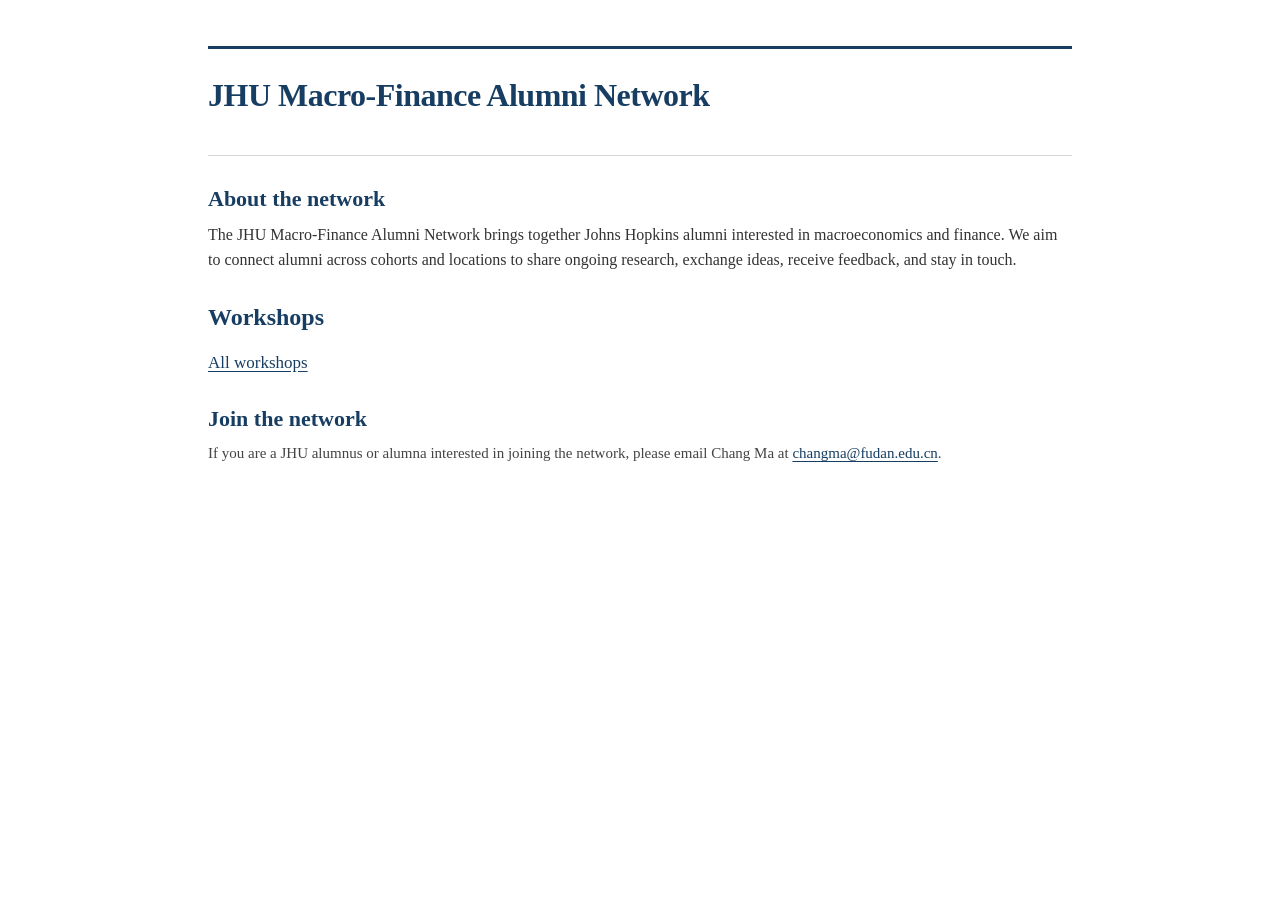
<file: index.html>
<!doctype html>
<html lang="en">
<head>
  <meta charset="utf-8">
  <meta name="viewport" content="width=device-width, initial-scale=1">
  <meta name="theme-color" content="#ffffff">
  <meta name="description" content="The JHU Macro-Finance Alumni Network connects Johns Hopkins alumni interested in macroeconomics and finance to share research, exchange ideas, and stay in touch.">
  <title>JHU Macro-Finance Alumni Network</title>
  <link rel="stylesheet" href="styles.css">
</head>
<body>
  <a class="skip-link" href="#network">Skip to content</a>
  <main>
    <header class="event-header">
      <h1>JHU Macro-Finance Alumni Network</h1>
    </header>

    <section id="network" class="about-network" aria-labelledby="network-heading">
      <h2 id="network-heading">About the network</h2>
      <p>The JHU Macro-Finance Alumni Network brings together Johns Hopkins alumni interested in macroeconomics and finance. We aim to connect alumni across cohorts and locations to share ongoing research, exchange ideas, receive feedback, and stay in touch.</p>
    </section>

    <section id="workshops" aria-labelledby="workshops-heading">
      <h2 id="workshops-heading">Workshops</h2>
      <p><a href="workshop/">All workshops</a></p>
    </section>

    <section class="attendance" aria-labelledby="attendance-heading">
      <h2 id="attendance-heading">Join the network</h2>
      <p>If you are a JHU alumnus or alumna interested in joining the network, please email Chang Ma at <a href="mailto:changma@fudan.edu.cn?subject=Joining%20the%20JHU%20Macro-Finance%20Alumni%20Network">changma@fudan.edu.cn</a>.</p>
    </section>
  </main>
</body>
</html>
</file>
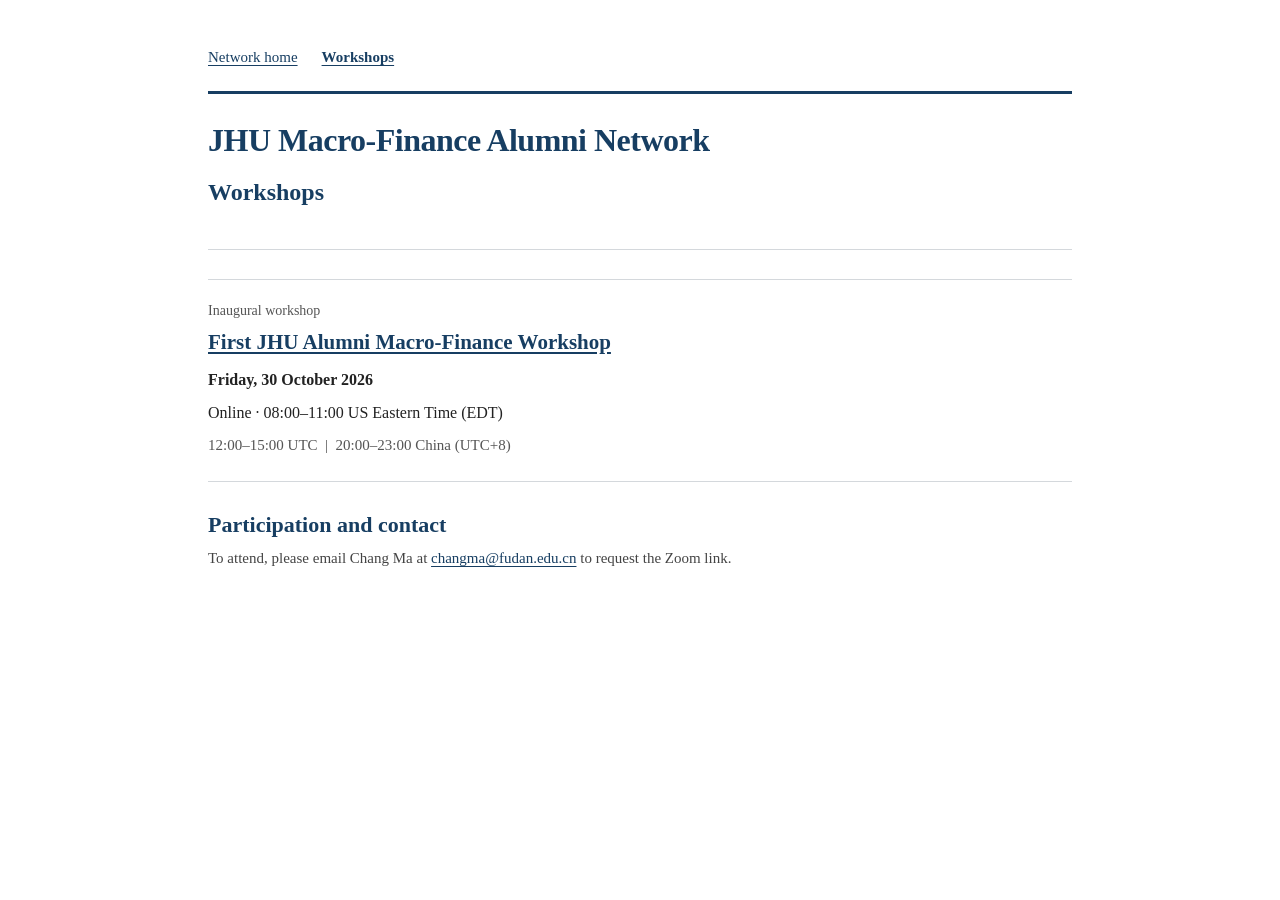
<file: workshop/index.html>
<!doctype html>
<html lang="en">
<head>
  <meta charset="utf-8">
  <meta name="viewport" content="width=device-width, initial-scale=1">
  <meta name="theme-color" content="#ffffff">
  <meta name="description" content="Workshops of the JHU Macro-Finance Alumni Network, including the First JHU Alumni Macro-Finance Workshop on Friday, 30 October 2026.">
  <title>Workshops | JHU Macro-Finance Alumni Network</title>
  <link rel="stylesheet" href="../styles.css">
</head>
<body>
  <a class="skip-link" href="#workshops">Skip to workshops</a>
  <main>
    <nav class="site-nav" aria-label="Main navigation">
      <a href="../">Network home</a>
      <a href="./" aria-current="page">Workshops</a>
    </nav>
    <header class="event-header">
      <h1>JHU Macro-Finance Alumni Network</h1>
      <h2 id="workshops" class="event-title">Workshops</h2>
    </header>

    <section aria-label="Workshop archive">
      <ul class="workshop-list">
        <li class="workshop-entry">
          <p class="workshop-label">Inaugural workshop</p>
          <h3><a href="01/">First JHU Alumni Macro-Finance Workshop</a></h3>
          <p class="event-date">Friday, 30 October 2026</p>
          <p class="event-format">Online · 08:00–11:00 US Eastern Time (EDT)</p>
          <p class="time-zones">12:00–15:00 UTC &nbsp;|&nbsp; 20:00–23:00 China (UTC+8)</p>
        </li>
      </ul>
    </section>

    <section class="attendance" aria-labelledby="attendance-heading">
      <h2 id="attendance-heading">Participation and contact</h2>
      <p>To attend, please email Chang Ma at <a href="mailto:changma@fudan.edu.cn?subject=First%20JHU%20Alumni%20Macro-Finance%20Workshop%3A%20Zoom%20link%20request">changma@fudan.edu.cn</a> to request the Zoom link.</p>
    </section>
  </main>
</body>
</html>
</file>
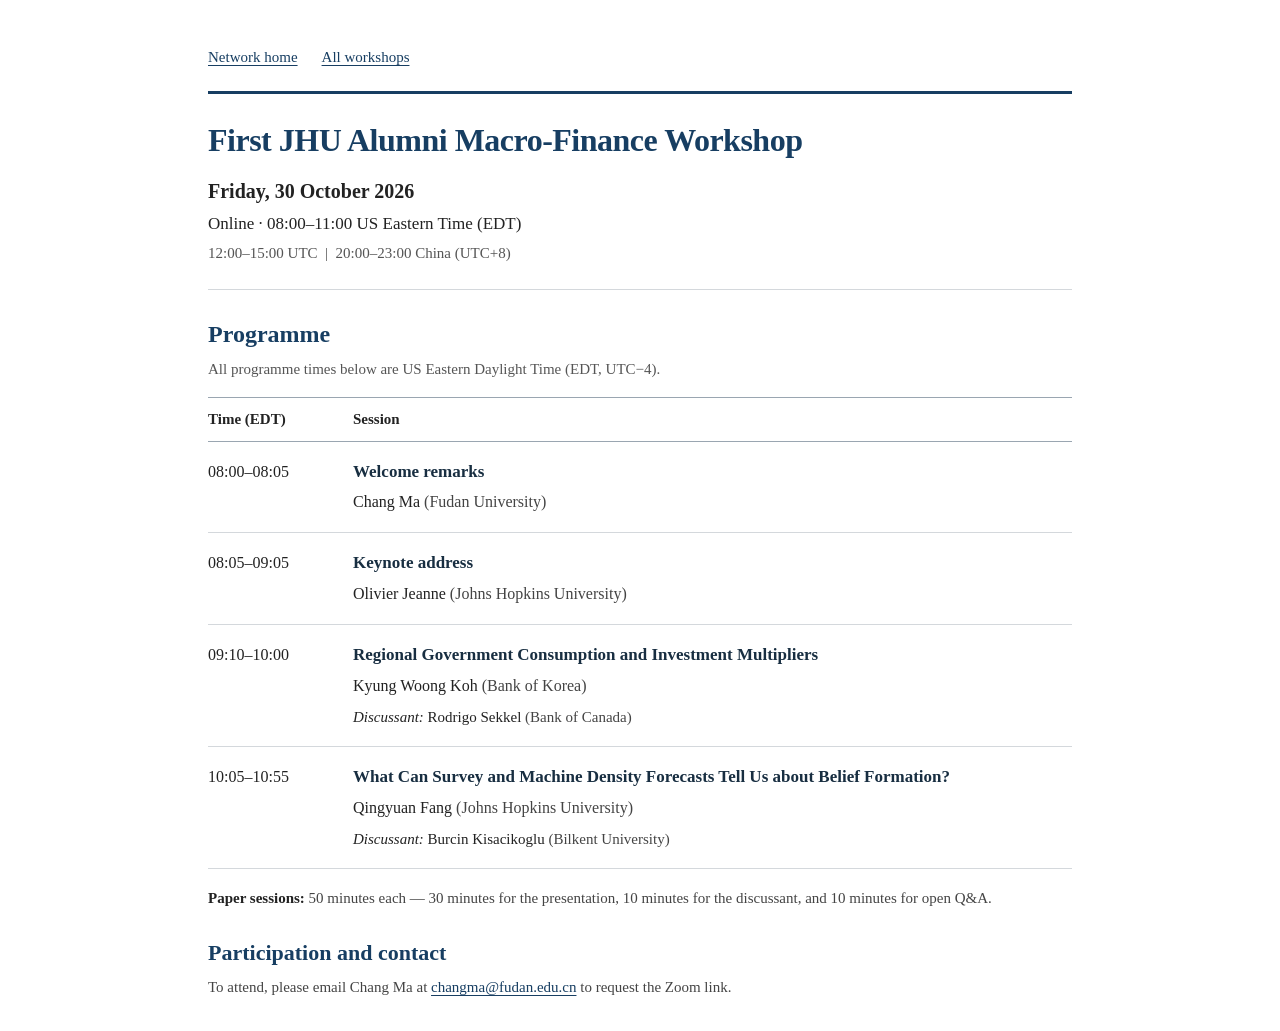
<file: workshop/01/index.html>
<!doctype html>
<html lang="en">
<head>
  <meta charset="utf-8">
  <meta name="viewport" content="width=device-width, initial-scale=1">
  <meta name="theme-color" content="#ffffff">
  <meta name="description" content="JHU Macro-Finance Alumni Network. Programme for the First JHU Alumni Macro-Finance Workshop, Friday, 30 October 2026. Online, 08:00–11:00 US Eastern Time (EDT).">
  <title>First JHU Alumni Macro-Finance Workshop | JHU Macro-Finance Alumni Network</title>
  <link rel="canonical" href="https://machangchina-gif.github.io/jhu-macro-finance-alumni-network/workshop/01/">
  <link rel="stylesheet" href="../../styles.css">
</head>
<body>
  <a class="skip-link" href="#programme">Skip to programme</a>
  <main>
    <nav class="site-nav" aria-label="Main navigation">
      <a href="../../">Network home</a>
      <a href="../">All workshops</a>
    </nav>
    <header class="event-header">
      <h1>First JHU Alumni Macro-Finance Workshop</h1>
      <p class="event-date">Friday, 30 October 2026</p>
      <p class="event-format">Online · 08:00–11:00 US Eastern Time (EDT)</p>
      <p class="time-zones">12:00–15:00 UTC &nbsp;|&nbsp; 20:00–23:00 China (UTC+8)</p>
    </header>

    <section id="programme" aria-labelledby="programme-heading">
      <h2 id="programme-heading">Programme</h2>
      <p class="programme-note">All programme times below are US Eastern Daylight Time (EDT, UTC−4).</p>
      <table class="programme-table">
        <caption class="visually-hidden">Workshop programme for Friday, 30 October 2026. Times are in EDT.</caption>
        <colgroup><col class="time-column"><col></colgroup>
        <thead><tr><th scope="col">Time (EDT)</th><th scope="col">Session</th></tr></thead>
        <tbody>
          <tr>
            <th scope="row" class="time">08:00–08:05</th>
            <td><p class="session-title">Welcome remarks</p><p class="presenter">Chang Ma <span class="affiliation">(Fudan University)</span></p></td>
          </tr>
          <tr>
            <th scope="row" class="time">08:05–09:05</th>
            <td><p class="session-title">Keynote address</p><p class="presenter">Olivier Jeanne <span class="affiliation">(Johns Hopkins University)</span></p></td>
          </tr>
          <tr>
            <th scope="row" class="time">09:10–10:00</th>
            <td><p class="session-title">Regional Government Consumption and Investment Multipliers</p><p class="presenter">Kyung Woong Koh <span class="affiliation">(Bank of Korea)</span></p><p class="discussant"><span class="role">Discussant:</span> Rodrigo Sekkel <span class="affiliation">(Bank of Canada)</span></p></td>
          </tr>
          <tr>
            <th scope="row" class="time">10:05–10:55</th>
            <td><p class="session-title">What Can Survey and Machine Density Forecasts Tell Us about Belief Formation?</p><p class="presenter">Qingyuan Fang <span class="affiliation">(Johns Hopkins University)</span></p><p class="discussant"><span class="role">Discussant:</span> Burcin Kisacikoglu <span class="affiliation">(Bilkent University)</span></p></td>
          </tr>
        </tbody>
      </table>
      <p class="format-note"><strong>Paper sessions:</strong> 50 minutes each — 30 minutes for the presentation, 10 minutes for the discussant, and 10 minutes for open Q&amp;A.</p>
    </section>

    <section class="attendance" aria-labelledby="attendance-heading">
      <h2 id="attendance-heading">Participation and contact</h2>
      <p>To attend, please email Chang Ma at <a href="mailto:changma@fudan.edu.cn?subject=First%20JHU%20Alumni%20Macro-Finance%20Workshop%3A%20Zoom%20link%20request">changma@fudan.edu.cn</a> to request the Zoom link.</p>
    </section>

  </main>
</body>
</html>
</file>
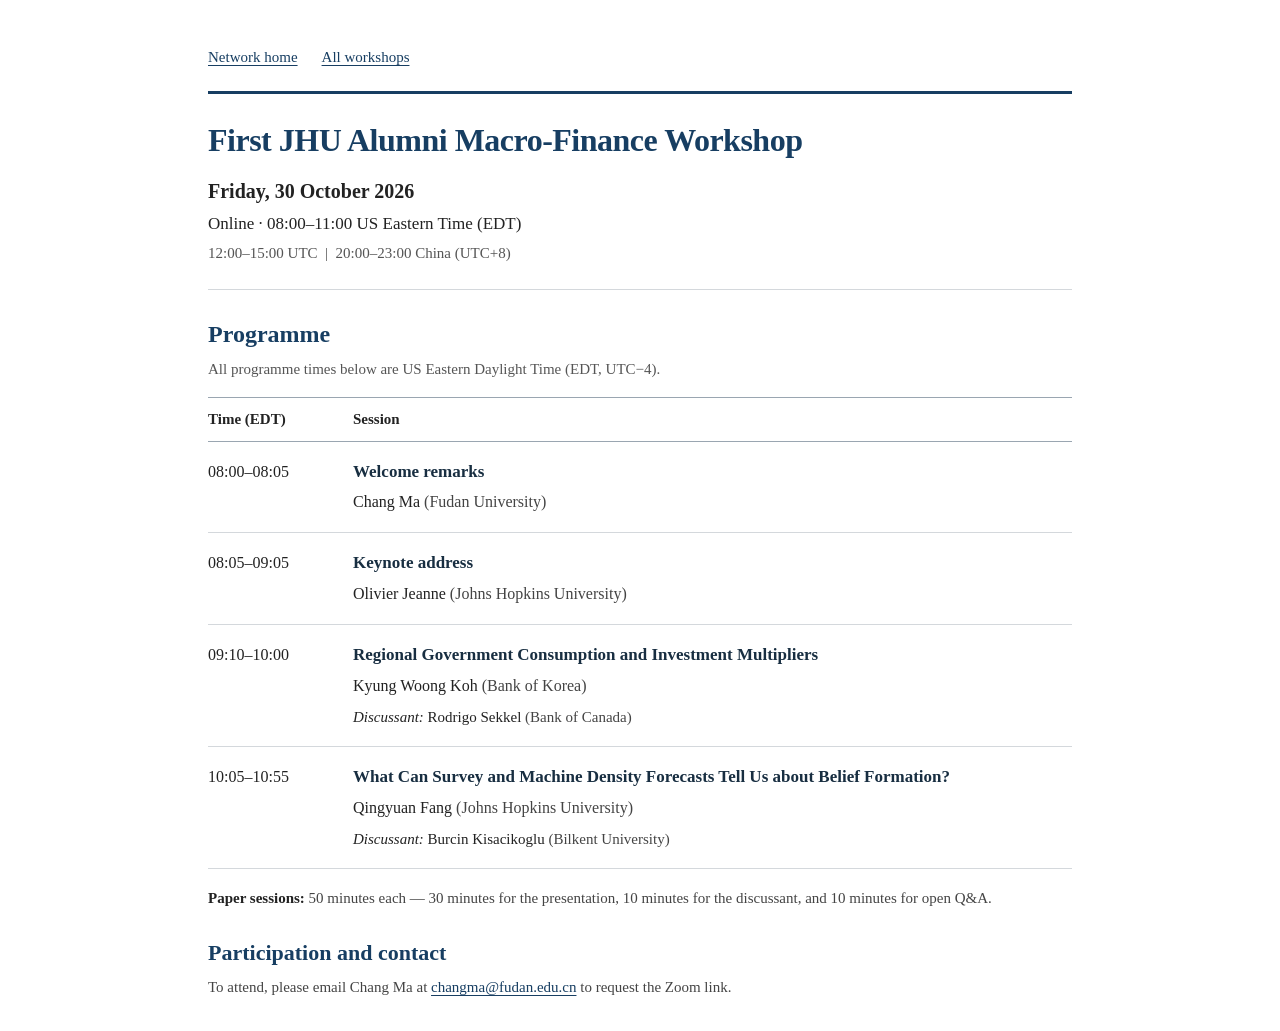
<file: workshop/2026/index.html>
<!doctype html>
<html lang="en">
<head>
  <meta charset="utf-8">
  <meta name="viewport" content="width=device-width, initial-scale=1">
  <meta name="theme-color" content="#ffffff">
  <meta http-equiv="refresh" content="0; url=../01/">
  <title>First JHU Alumni Macro-Finance Workshop | JHU Macro-Finance Alumni Network</title>
  <link rel="canonical" href="https://machangchina-gif.github.io/jhu-macro-finance-alumni-network/workshop/01/">
  <link rel="stylesheet" href="../../styles.css">
</head>
<body>
  <main>
    <header class="event-header">
      <h1>First JHU Alumni Macro-Finance Workshop</h1>
    </header>
    <p>The workshop page has moved. Continue to the <a href="../01/">First JHU Alumni Macro-Finance Workshop</a>.</p>
  </main>
</body>
</html>
</file>
<file: styles.css>
:root{color-scheme:light;--ink:#222;--navy:#173e62;--muted:#555;--line:#d4d8dc}*{box-sizing:border-box}html{background:#fff;scroll-padding-top:24px}body{margin:0;color:var(--ink);background:#fff;font-family:Georgia,'Times New Roman',serif;font-size:17px;line-height:1.55;-webkit-font-smoothing:antialiased}main{max-width:940px;margin:0 auto;padding:46px 38px 32px}a{color:var(--navy);text-decoration:underline;text-underline-offset:3px}a:hover{color:#081d30}a:focus-visible{outline:2px solid var(--navy);outline-offset:5px}.skip-link{position:fixed;left:12px;top:10px;padding:8px 12px;background:#fff;border:1px solid var(--navy);z-index:10;transform:translateY(-200%)}.skip-link:focus{transform:none}.event-header{border-top:3px solid var(--navy);border-bottom:1px solid var(--line);padding:26px 0 24px;margin-bottom:29px}h1{font-size:32px;line-height:1.25;font-weight:600;color:var(--navy);margin:0 0 16px;letter-spacing:-.5px}.event-header p{margin:0}.event-date{font-size:20px;font-weight:600;line-height:1.5}.event-format{font-size:17px;padding-top:5px}.time-zones{font-size:15px;color:var(--muted);padding-top:4px}h2{font-size:24px;line-height:1.3;color:var(--navy);font-weight:600;margin:0 0 8px}.programme-note{font-size:15px;color:var(--muted);margin:0 0 16px}.programme-table{border-collapse:collapse;width:100%;font-size:16px;line-height:1.5;text-align:left}.time-column{width:145px}.programme-table thead th{padding:10px 0;border-top:1px solid #9aa6b1;border-bottom:1px solid #9aa6b1;font-size:15px;font-weight:600}.programme-table td,.programme-table tbody th{vertical-align:top;border-bottom:1px solid var(--line);padding:18px 0}.programme-table .time{font-weight:400;font-size:16px;font-variant-numeric:tabular-nums;white-space:nowrap;padding-right:24px}.programme-table p{margin:0}.session-title{font-weight:600;color:#182e41;font-size:17px;line-height:1.45}.programme-table .presenter{margin-top:6px}.affiliation{color:#444}.programme-table .discussant{margin-top:8px;font-size:15px}.role{font-style:italic}.format-note{font-size:15px;color:#444;margin:17px 0 0;line-height:1.6}.format-note strong{font-weight:600;color:#222}.attendance{margin-top:29px}.attendance h2{font-size:22px;margin-bottom:8px}.attendance p{font-size:15px;margin:0;color:#444}footer{border-top:1px solid var(--line);margin-top:28px;padding-top:17px;display:flex;gap:26px;flex-wrap:wrap;font-size:14px}.visually-hidden{position:absolute;width:1px;height:1px;padding:0;margin:-1px;overflow:hidden;clip:rect(0,0,0,0);white-space:nowrap;border:0}
@media(max-width:640px){body{font-size:16px}main{padding:25px 22px 26px}.event-header{padding:21px 0 20px;margin-bottom:23px}h1{font-size:27px;line-height:1.25;margin-bottom:15px;letter-spacing:-.3px}.event-date{font-size:18px}.event-format{font-size:15px;padding-top:7px;max-width:310px}.time-zones{font-size:13px;line-height:1.7;padding-top:4px}h2{font-size:23px}.programme-note{font-size:13px;line-height:1.55;margin-bottom:14px}.programme-table{font-size:15px}.programme-table colgroup{display:none}.programme-table thead{position:absolute;width:1px;height:1px;overflow:hidden;clip:rect(0,0,0,0);white-space:nowrap}.programme-table tbody{display:block;border-top:1px solid #9aa6b1}.programme-table tbody tr{display:block;padding:16px 0;border-bottom:1px solid var(--line)}.programme-table tbody th,.programme-table td{display:block;border:0;padding:0}.programme-table .time{font-weight:600;font-size:14px;padding:0 0 7px}.session-title{font-size:17px;line-height:1.45}.programme-table .presenter{margin-top:5px;font-size:15px;line-height:1.5}.programme-table .discussant{margin-top:7px;font-size:14px;line-height:1.5}.format-note{font-size:14px;line-height:1.6;margin-top:16px}.attendance{margin-top:24px}.attendance h2{font-size:21px}.attendance p{font-size:14px}footer{margin-top:24px;padding-top:16px;font-size:13px;gap:12px 24px}}
@media print{main{max-width:none;padding:0}body{font-size:11pt}.event-header{padding-top:16px;margin-bottom:20px}h1{font-size:23pt}.event-date{font-size:14pt}.event-format{font-size:12pt}.time-zones{font-size:10pt}h2{font-size:17pt}.programme-note,.format-note,.attendance p{font-size:10pt}.programme-table{font-size:11pt}.programme-table .time{font-size:10pt}.session-title{font-size:12pt}.programme-table .discussant{font-size:10pt}.programme-table td,.programme-table tbody th{padding-block:13px}.programme-table tr{break-inside:avoid}footer,.skip-link{display:none}}

.about-network{margin:0 0 29px}.about-network h2{font-size:22px}.about-network p{font-size:16px;line-height:1.6;margin:0;color:#333}.attendance a{overflow-wrap:anywhere}@media(max-width:640px){.about-network{margin-bottom:25px}.about-network h2{font-size:21px}.about-network p{font-size:15px;line-height:1.6}}@media print{.about-network p{font-size:11pt}.about-network{margin-bottom:20px}}

.event-header .event-title{font-size:24px;line-height:1.35;margin:0 0 16px}@media(max-width:640px){.event-header .event-title{font-size:22px;line-height:1.35;margin-bottom:14px}}@media print{.event-header .event-title{font-size:17pt}}

.site-nav{display:flex;flex-wrap:wrap;gap:12px 24px;margin:0 0 22px;font-size:15px}.site-nav a[aria-current="page"]{font-weight:600}.workshop-list{list-style:none;padding:0;margin:0 0 29px}.workshop-entry{border-top:1px solid var(--line);border-bottom:1px solid var(--line);padding:20px 0}.workshop-entry h3{font-size:21px;font-weight:600;line-height:1.4;color:var(--navy);margin:0 0 10px}.workshop-entry p{margin:4px 0;font-size:16px}.workshop-entry .time-zones{font-size:15px}.workshop-entry .workshop-label{font-size:14px;color:var(--muted);margin:0 0 7px}@media(max-width:640px){.site-nav{font-size:14px;margin-bottom:18px}.workshop-list{margin-bottom:25px}.workshop-entry h3{font-size:20px}.workshop-entry p{font-size:15px}.workshop-entry .time-zones{font-size:13px}}@media print{.site-nav{display:none}.workshop-entry{break-inside:avoid}}
</file>
